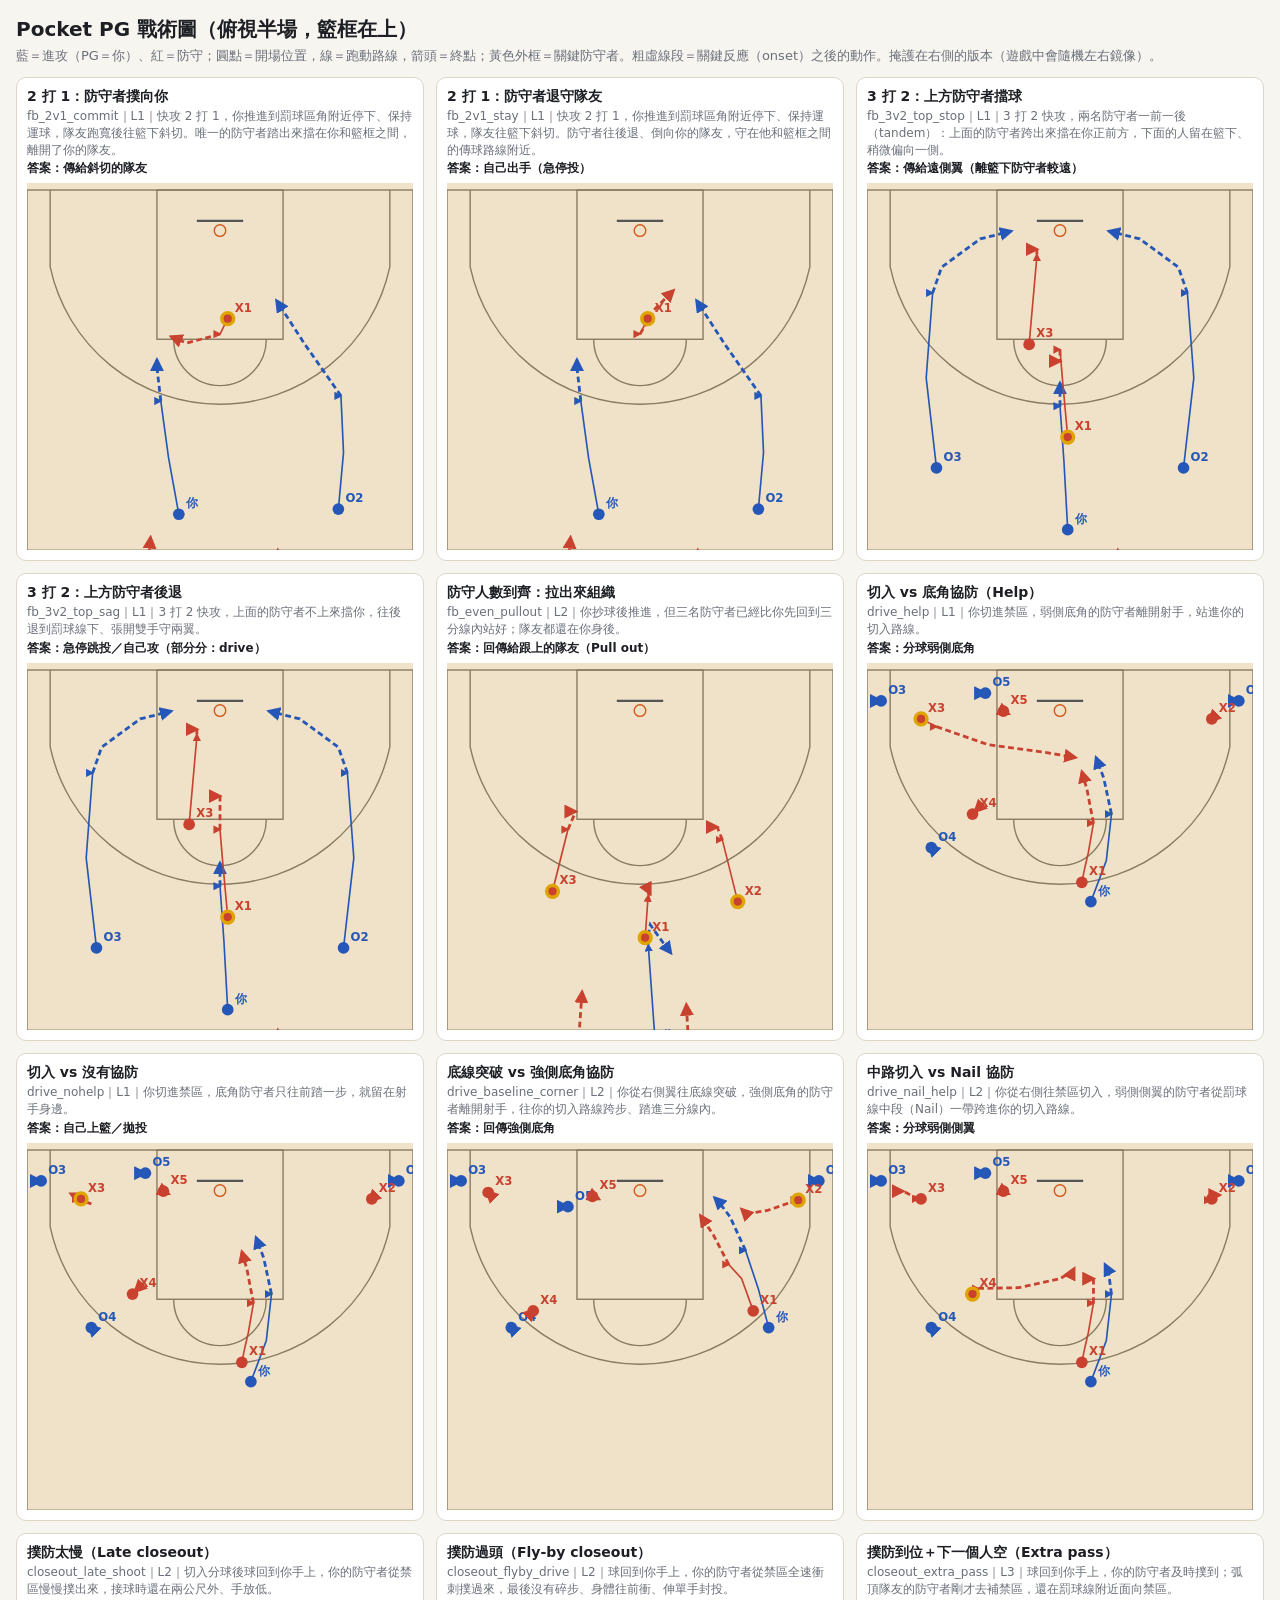
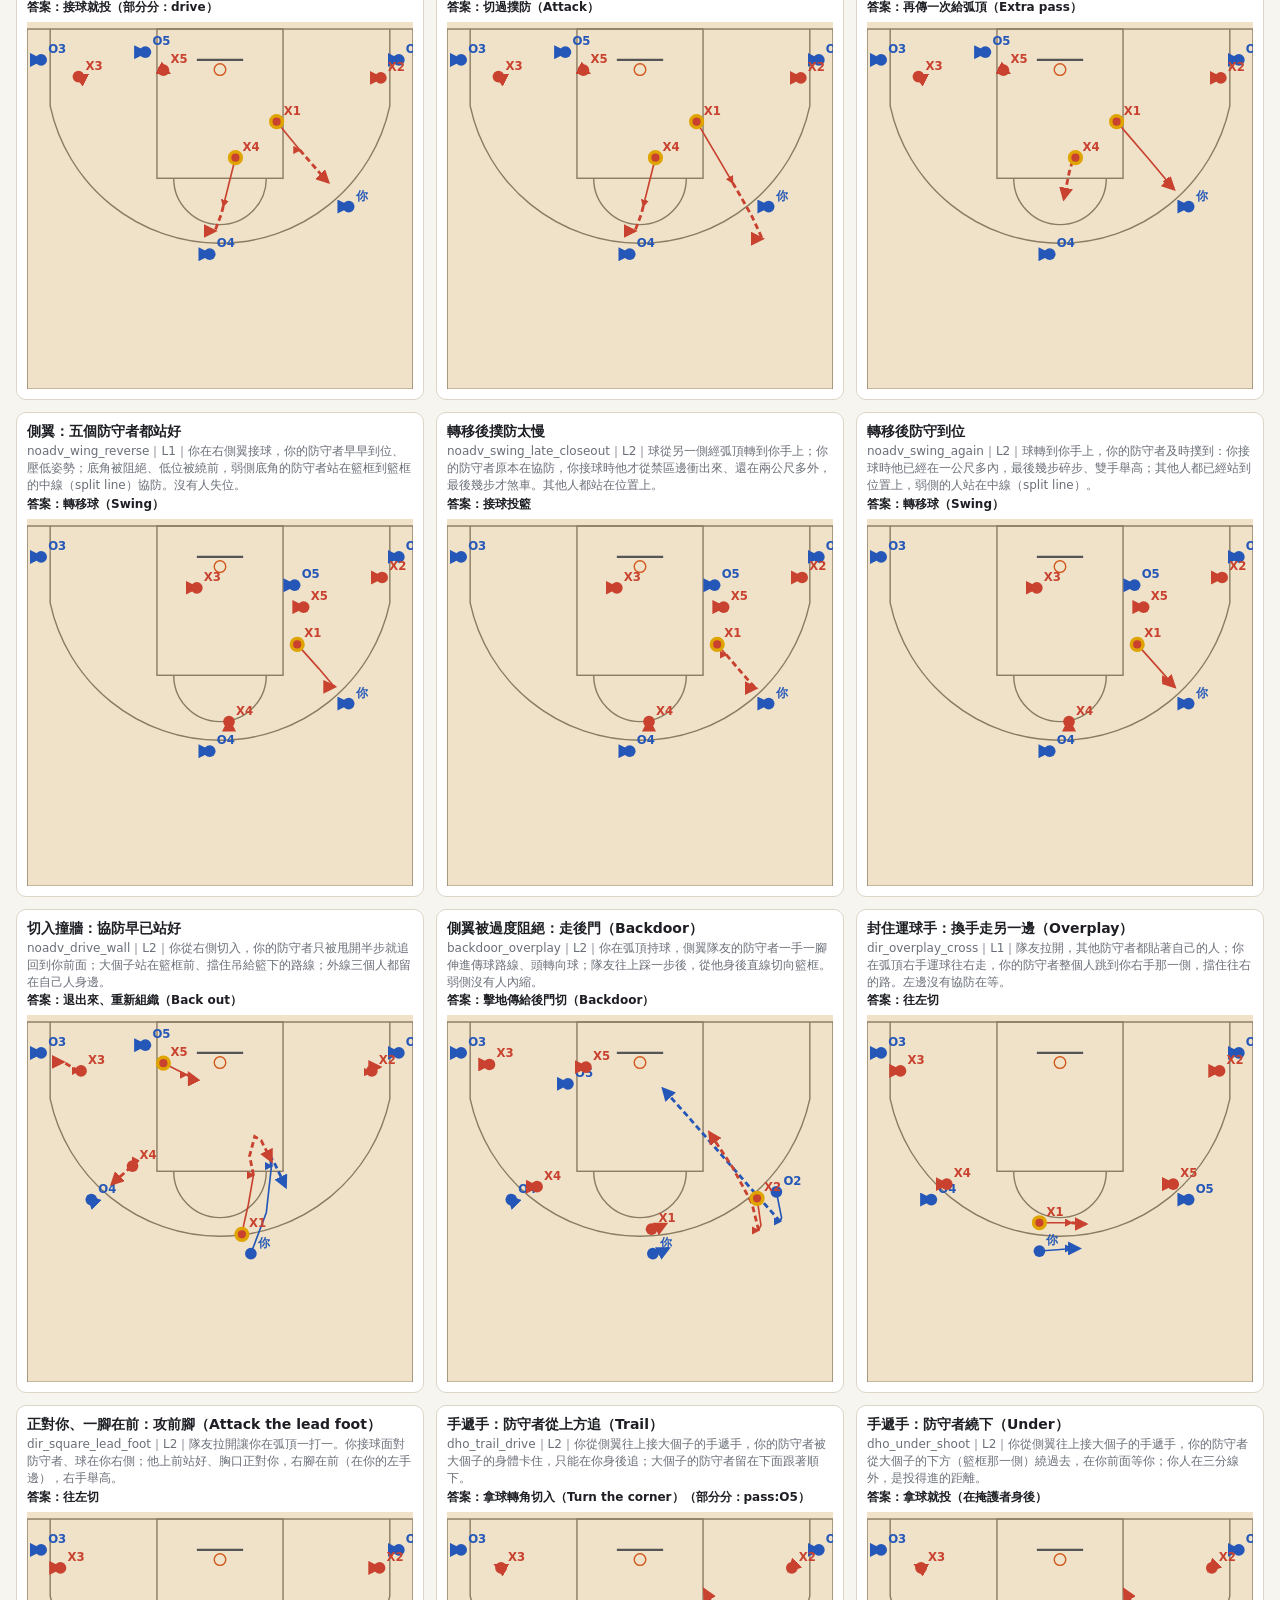
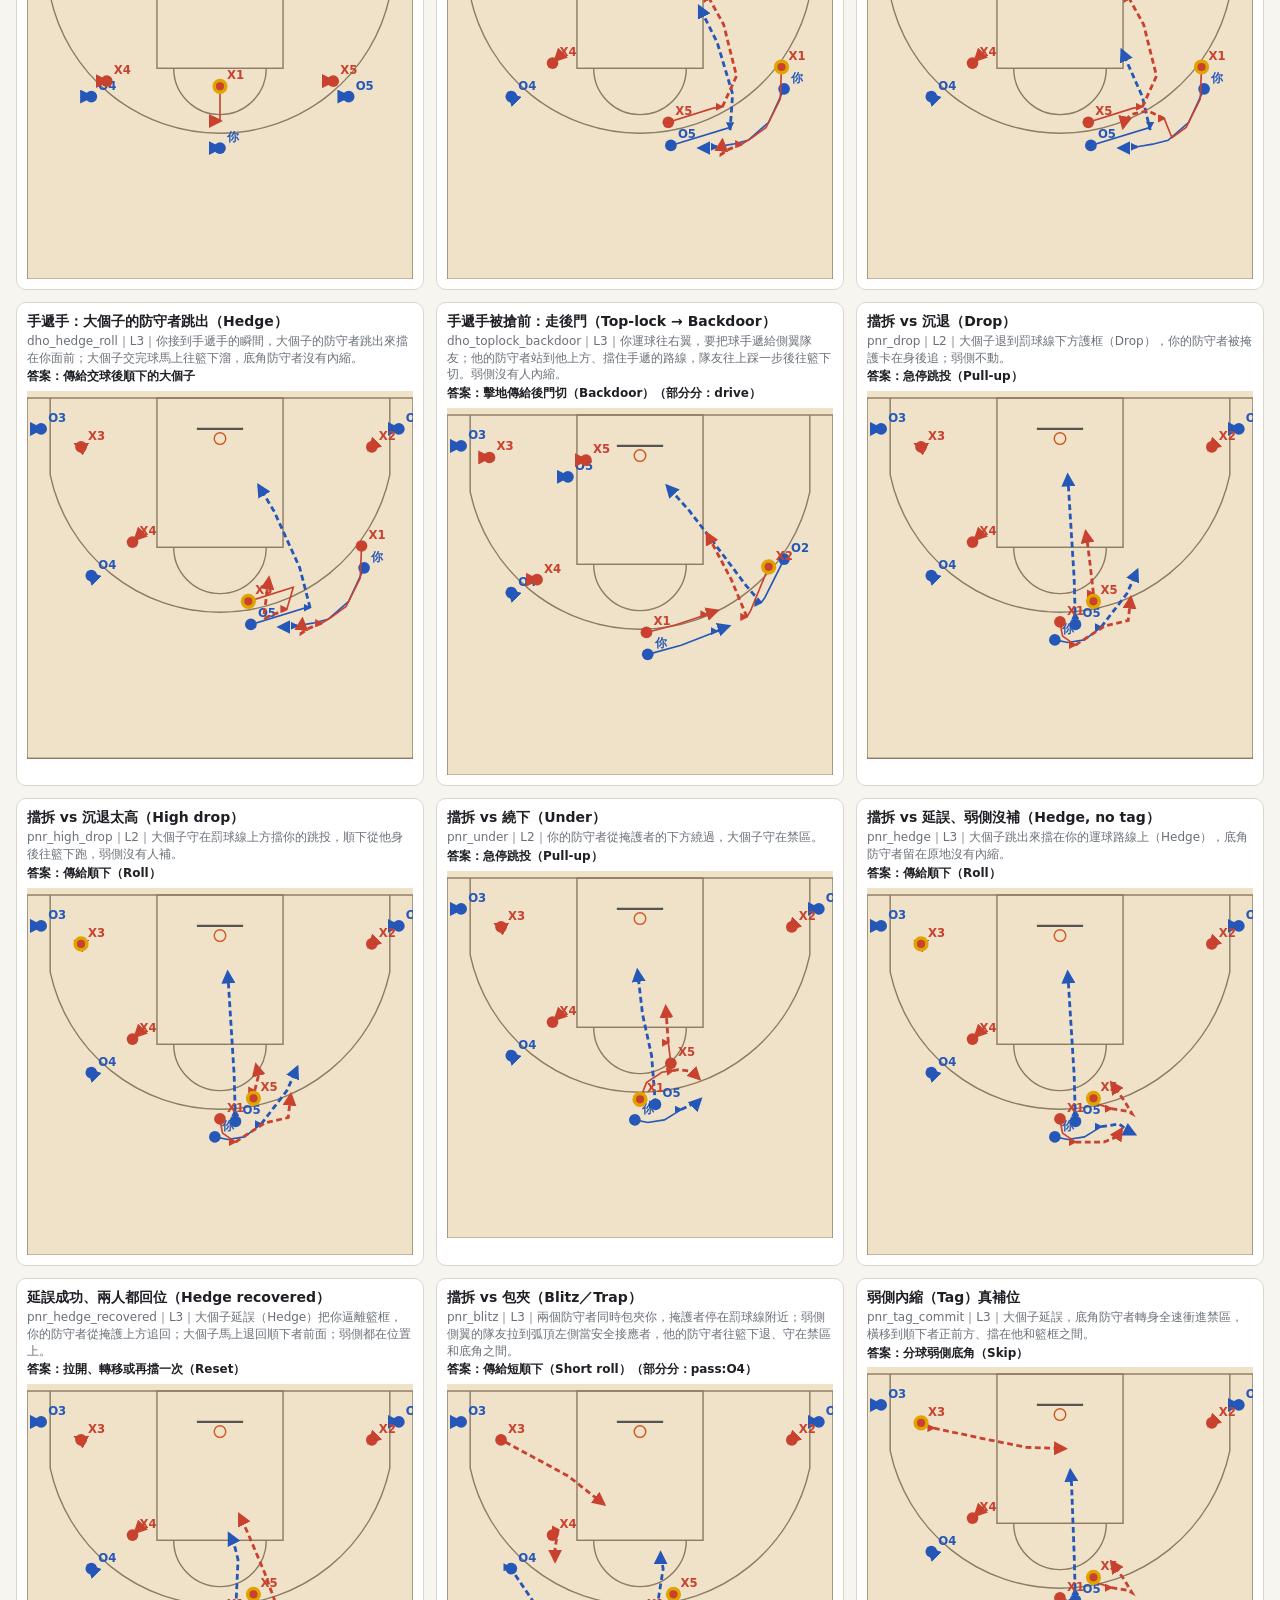
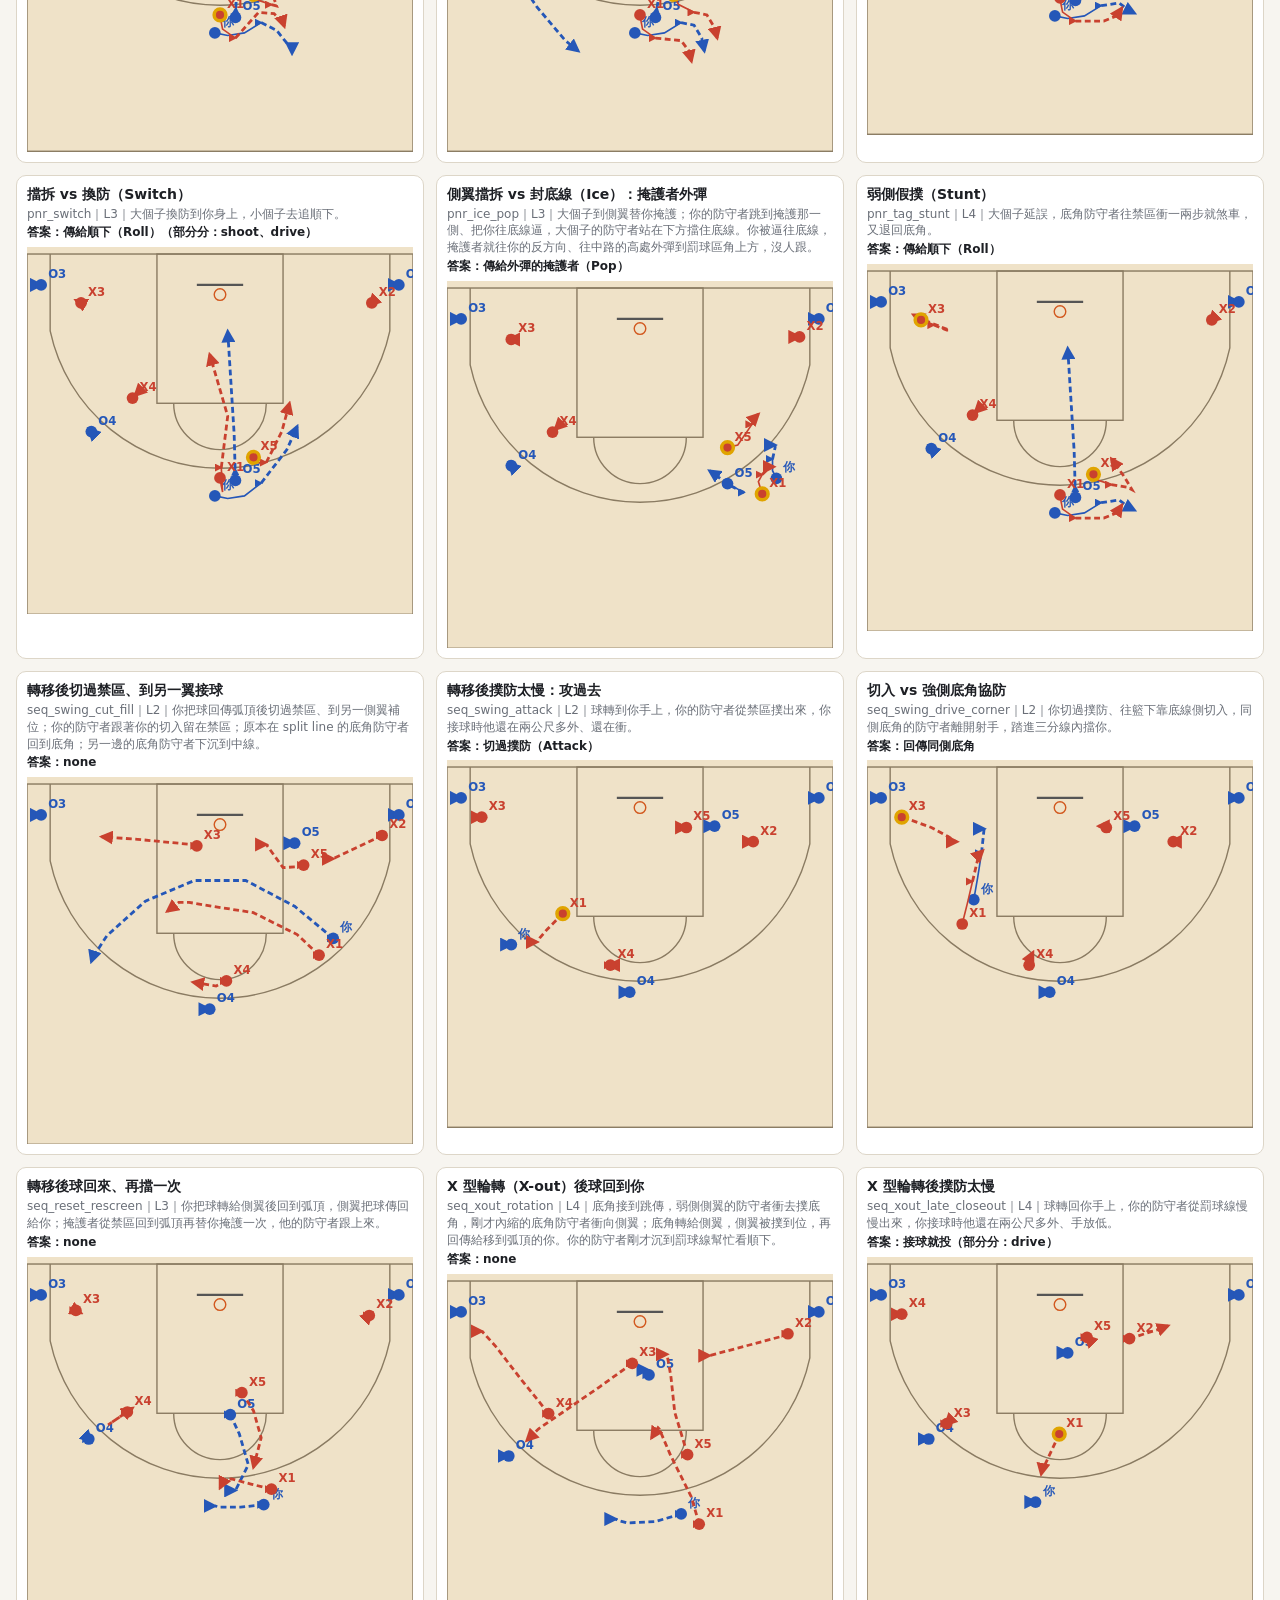
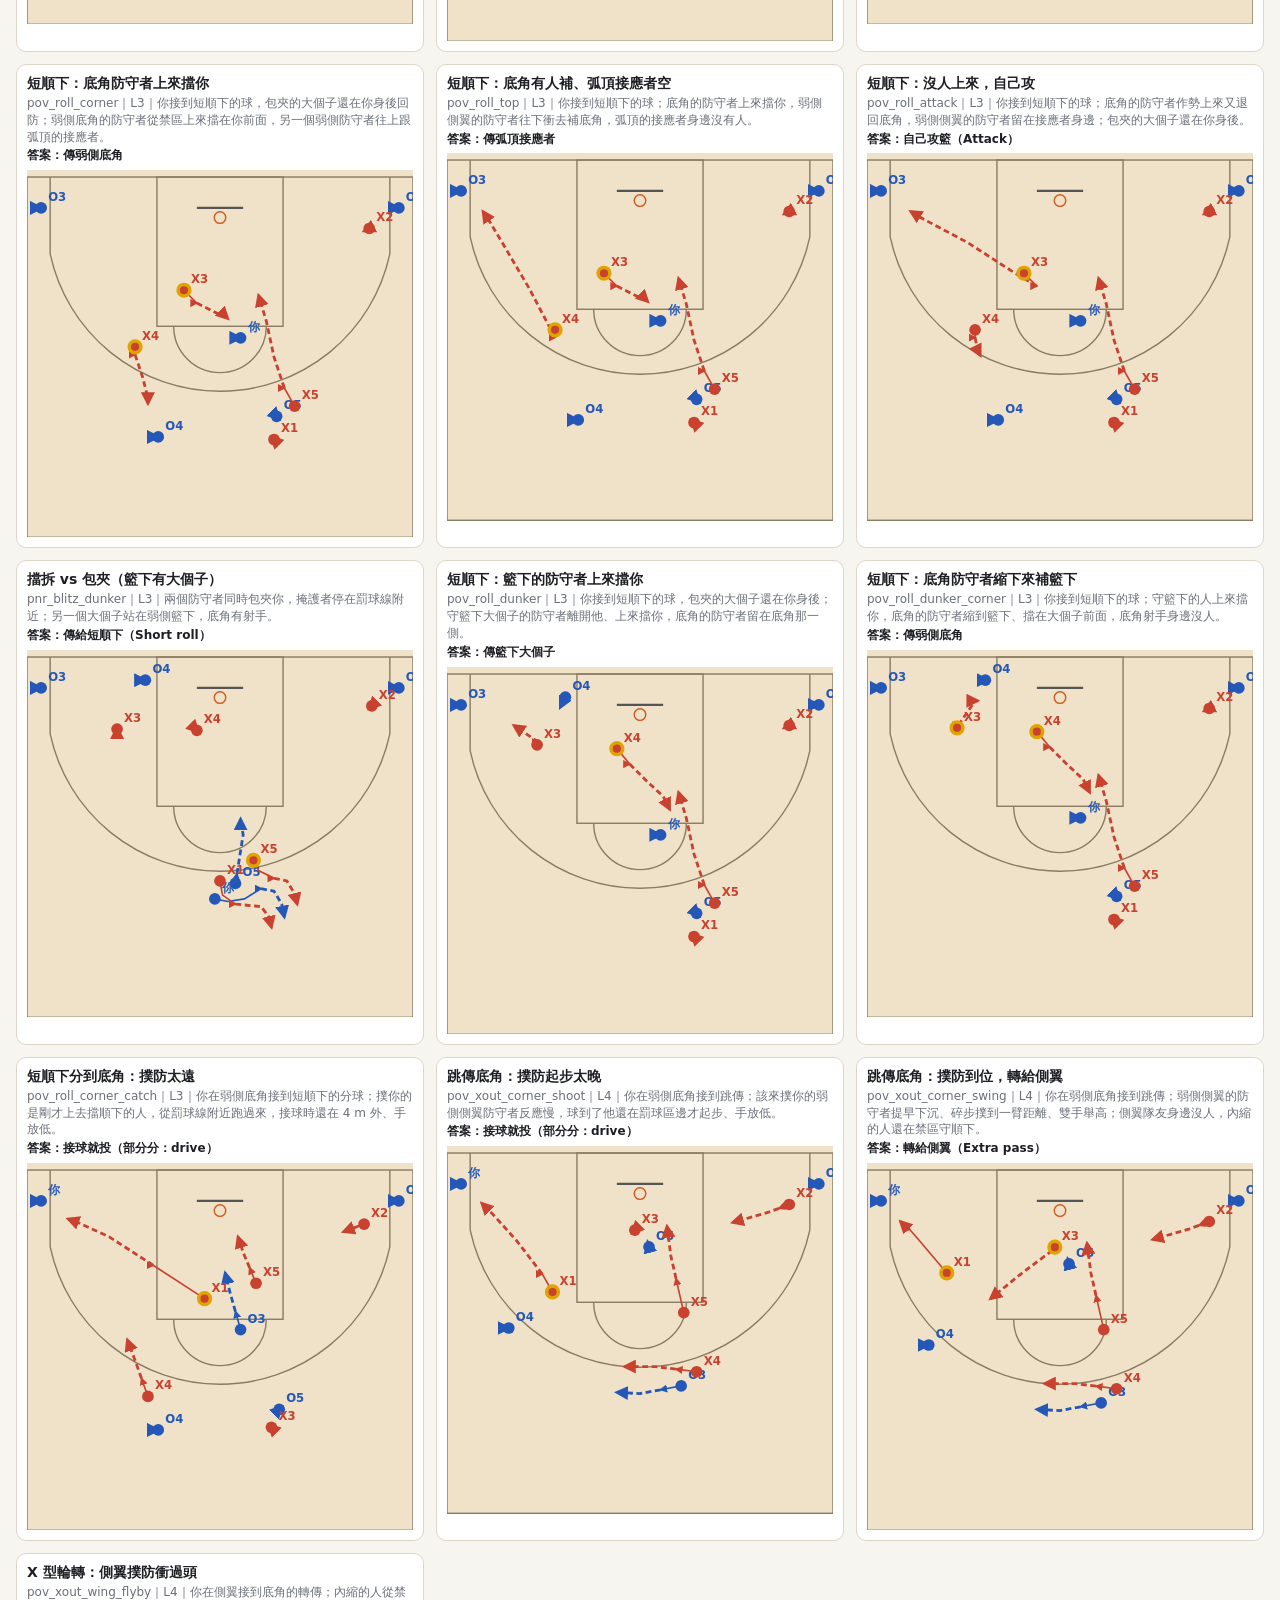
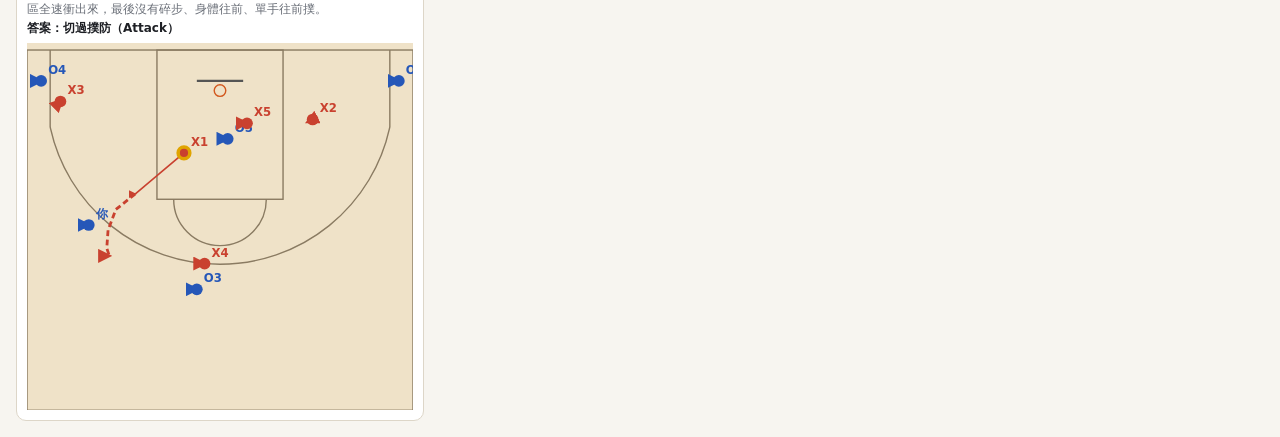
<file: tools/diagrams.html>
<!doctype html>
<html lang="zh-Hant">
<head>
<meta charset="utf-8">
<meta name="viewport" content="width=device-width, initial-scale=1">
<title>Pocket PG 戰術圖</title>
<style>
  :root { --bg: #f7f5f0; --fg: #1d1f24; --muted: #6a6f78; --court: #efe2c8; --line: #8a7b62; --off: #2557b8; --def: #c9412f; --key: #e0a400; }
  body { margin: 0; background: var(--bg); color: var(--fg); font-family: "Noto Sans TC", "Microsoft JhengHei", system-ui, sans-serif; padding: 16px; }
  h1 { font-size: 20px; margin: 0 0 4px; }
  .legend { color: var(--muted); font-size: 13px; margin-bottom: 12px; }
  .grid { display: grid; grid-template-columns: repeat(auto-fill, minmax(330px, 1fr)); gap: 12px; }
  .card { background: #fff; border: 1px solid #ddd6c8; border-radius: 10px; padding: 10px; }
  .card h2 { font-size: 14px; margin: 0 0 2px; }
  .card p { font-size: 12px; margin: 2px 0; color: var(--muted); line-height: 1.4; }
  .card .ans { color: var(--fg); font-weight: 700; }
  svg { width: 100%; height: auto; display: block; margin-top: 6px; }
</style>
</head>
<body>
<h1>Pocket PG 戰術圖（俯視半場，籃框在上）</h1>
<div class="legend">藍＝進攻（PG＝你）、紅＝防守；圓點＝開場位置，線＝跑動路線，箭頭＝終點；黃色外框＝關鍵防守者。粗虛線段＝關鍵反應（onset）之後的動作。掩護在右側的版本（遊戲中會隨機左右鏡像）。</div>
<div class="grid" id="grid"></div>
<script type="module">
import { SCENARIOS, DEFAULT_OFFENSE, DEFAULT_DEFENSE, ACTIONS } from '../js/scenarios.js';
const S = 22; // 1 m = 22 px
const W = 15 * S, H = 14 * S; // 顯示整個半場 0–14 m
const X = (x) => (x + 7.5) * S, Y = (z) => z * S + 6;
const court = () => {
  const arcR = 6.75 * S, aMax = Math.asin(6.6 / 6.75), bx = X(0), by = Y(1.575);
  const pt = (a) => `${bx + arcR * Math.sin(a)},${by + arcR * Math.cos(a)}`;
  const cz = 1.575 + Math.sqrt(6.75 ** 2 - 6.6 ** 2);
  return `<rect x="0" y="0" width="${W}" height="${H + 6}" fill="var(--court)"/>
  <g fill="none" stroke="var(--line)" stroke-width="1.2">
   <rect x="${X(-7.5)}" y="${Y(0)}" width="${15 * S}" height="${H}"/>
   <rect x="${X(-2.45)}" y="${Y(0)}" width="${4.9 * S}" height="${5.8 * S}"/>
   <path d="M ${X(-1.8)} ${Y(5.8)} A ${1.8 * S} ${1.8 * S} 0 0 0 ${X(1.8)} ${Y(5.8)}"/>
   <line x1="${X(-6.6)}" y1="${Y(0)}" x2="${X(-6.6)}" y2="${Y(cz)}"/><line x1="${X(6.6)}" y1="${Y(0)}" x2="${X(6.6)}" y2="${Y(cz)}"/>
   <path d="M ${pt(-aMax)} A ${arcR} ${arcR} 0 0 0 ${pt(aMax)}"/>
   <circle cx="${bx}" cy="${by}" r="${0.225 * S}" stroke="#d2581e"/>
   <line x1="${X(-0.9)}" y1="${Y(1.2)}" x2="${X(0.9)}" y2="${Y(1.2)}" stroke="#555" stroke-width="2"/>
  </g>`;
};
const sample = (path, t) => {
  if (t <= path[0][0]) return [path[0][1], path[0][2]];
  for (let i = 0; i < path.length - 1; i++) { const [t0, x0, z0] = path[i], [t1, x1, z1] = path[i + 1]; if (t <= t1) { const u = (t - t0) / (t1 - t0); return [x0 + (x1 - x0) * u, z0 + (z1 - z0) * u]; } }
  const l = path[path.length - 1]; return [l[1], l[2]];
};
const drawPath = (path, color, key) => {
  const pre = path.filter((p) => p[0] <= 0), post = path.filter((p) => p[0] >= 0);
  const on = sample(path, 0);
  const prePts = [...pre.map((p) => [p[1], p[2]]), on];
  const postPts = [on, ...post.map((p) => [p[1], p[2]])];
  const line = (pts, dash, w) => pts.length > 1 ? `<polyline points="${pts.map((p) => `${X(p[0])},${Y(p[1])}`).join(' ')}" fill="none" stroke="${color}" stroke-width="${w}" ${dash ? 'stroke-dasharray="5 3"' : ''} marker-end="url(#a-${color === 'var(--off)' ? 'o' : 'd'})"/>` : '';
  const s = path[0];
  return line(prePts, false, 1.4) + line(postPts, true, 2.4) +
    `<circle cx="${X(s[1])}" cy="${Y(s[2])}" r="5" fill="${color}" ${key ? 'stroke="var(--key)" stroke-width="3"' : ''}/>`;
};
const label = (path, text, color) => { const s = path[0]; return `<text x="${X(s[1]) + 6}" y="${Y(s[2]) - 6}" font-size="10" fill="${color}" font-weight="700">${text}</text>`; };
const grid = document.getElementById('grid');
for (const sc of SCENARIOS) {
  const off = Object.assign({}, DEFAULT_OFFENSE, sc.offense), def = Object.assign({}, DEFAULT_DEFENSE, sc.defense);
  let g = '';
  for (const [r, p] of Object.entries(off)) { g += drawPath(p, 'var(--off)', false) + label(p, r === 'PG' ? '你' : r, 'var(--off)'); }
  for (const [r, p] of Object.entries(def)) { const key = (sc.cueRoles || []).includes(r); g += drawPath(p, 'var(--def)', key) + label(p, r, 'var(--def)'); }
  const ans = (sc.labels && sc.labels[sc.answer]) || ACTIONS[sc.answer] || ({ drive: '切入', reset: '轉移球／重新組織' })[sc.answer] || sc.answer;
  grid.insertAdjacentHTML('beforeend', `<div class="card" id="${sc.id}"><h2>${sc.name}</h2>
    <p>${sc.id}｜L${sc.level}｜${sc.coverage}</p><p class="ans">答案：${ans}${sc.partial && sc.partial.length ? '（部分分：' + sc.partial.join('、') + '）' : ''}</p>
    <svg viewBox="0 0 ${W} ${H + 6}"><defs>
      <marker id="a-o" viewBox="0 0 10 10" refX="8" refY="5" markerWidth="5" markerHeight="5" orient="auto"><path d="M0,0 L10,5 L0,10 z" fill="var(--off)"/></marker>
      <marker id="a-d" viewBox="0 0 10 10" refX="8" refY="5" markerWidth="5" markerHeight="5" orient="auto"><path d="M0,0 L10,5 L0,10 z" fill="var(--def)"/></marker>
    </defs>${court()}${g}</svg></div>`);
}
</script>
</body>
</html>
</file>
